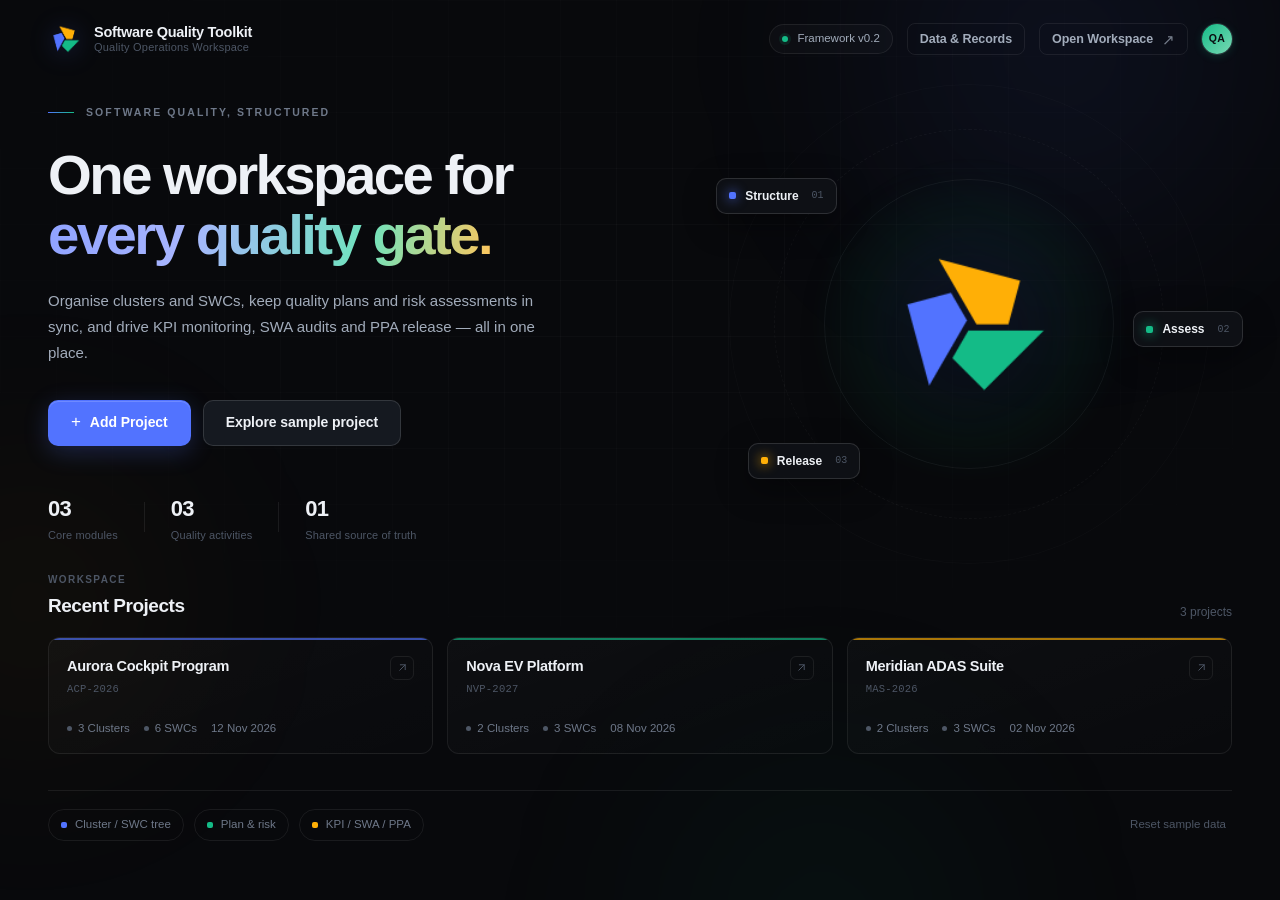
<file: SoftwareQualityToolkit.html>
<!doctype html>
<html lang="en">
<head>
<meta charset="utf-8">
<meta name="viewport" content="width=device-width, initial-scale=1">
<title>Software Quality Toolkit</title>
<link rel="icon" href="assets/sqt-logo.png">
<link rel="stylesheet" href="styles.css">
</head>
<body>

<!-- ══════════════════════════════ HOME / ENTRY ══════════════════════════════ -->
<section class="view view-home is-active" id="view-home">
  <div class="home-bg" aria-hidden="true">
    <div class="glow glow-blue"></div>
    <div class="glow glow-amber"></div>
    <div class="glow glow-teal"></div>
    <div class="grid-lines"></div>
  </div>

  <header class="home-nav">
    <div class="brand">
      <img class="brand-mark" src="assets/sqt-logo.png" alt="SQT">
      <div class="brand-text">
        <strong>Software Quality Toolkit</strong>
        <span>Quality Operations Workspace</span>
      </div>
    </div>
    <div class="home-nav-right">
      <span class="nav-pill"><i class="dot-live"></i> Framework v0.2</span>
      <button class="btn btn-ghost btn-sm" id="home-data-btn">Data &amp; Records <i class="unsaved-dot" id="home-dirty-dot"></i></button>
      <button class="btn btn-ghost btn-sm" id="home-open-btn">Open Workspace <span class="btn-arrow">&#8599;</span></button>
      <div class="avatar" title="Quality Assurance">QA</div>
    </div>
  </header>

  <main class="home-main">
    <div class="hero">
      <div class="eyebrow"><span class="eyebrow-rule"></span> SOFTWARE QUALITY, STRUCTURED</div>
      <h1>One workspace for<br><em>every quality gate.</em></h1>
      <p class="hero-sub">Organise clusters and SWCs, keep quality plans and risk assessments in sync, and drive KPI monitoring, SWA audits and PPA release &mdash; all in one place.</p>
      <div class="hero-actions">
        <button class="btn btn-primary btn-lg" id="add-project-btn"><span class="plus">+</span> Add Project</button>
        <button class="btn btn-secondary btn-lg" id="hero-open-btn">Explore sample project</button>
      </div>
      <div class="hero-stats">
        <div class="stat"><strong>03</strong><span>Core modules</span></div>
        <div class="stat-sep"></div>
        <div class="stat"><strong>03</strong><span>Quality activities</span></div>
        <div class="stat-sep"></div>
        <div class="stat"><strong>01</strong><span>Shared source of truth</span></div>
      </div>
    </div>

    <div class="hero-visual" aria-hidden="true">
      <div class="orbit orbit-1"></div>
      <div class="orbit orbit-2"></div>
      <div class="orbit orbit-3"></div>
      <div class="visual-halo"></div>
      <img class="hero-logo" src="assets/sqt-logo.png" alt="">
      <div class="float-chip chip-a"><i class="chip-dot"></i><span>Structure</span><b>01</b></div>
      <div class="float-chip chip-b"><i class="chip-dot"></i><span>Assess</span><b>02</b></div>
      <div class="float-chip chip-c"><i class="chip-dot"></i><span>Release</span><b>03</b></div>
    </div>
  </main>

  <section class="recent">
    <div class="section-head">
      <div><span class="col-index">WORKSPACE</span><h2>Recent Projects</h2></div>
      <span class="muted-count" id="project-count"></span>
    </div>
    <div class="project-grid" id="project-grid"></div>
  </section>

  <footer class="home-footer">
    <div class="capabilities">
      <span class="cap cap-blue"><i></i> Cluster / SWC tree</span>
      <span class="cap cap-teal"><i></i> Plan &amp; risk</span>
      <span class="cap cap-amber"><i></i> KPI / SWA / PPA</span>
    </div>
    <button class="link-muted" id="reset-btn">Reset sample data</button>
  </footer>
</section>

<!-- ══════════════════════════════ WORKSPACE ══════════════════════════════ -->
<section class="view view-workspace" id="view-workspace">
  <header class="topbar">
    <button class="icon-btn" id="back-btn" title="Back to projects" aria-label="Back to projects"></button>
    <img class="topbar-mark" src="assets/sqt-logo.png" alt="SQT">
    <div class="topbar-divider"></div>
    <div class="topbar-title">
      <span class="crumb">Projects&nbsp; /</span>
      <strong id="topbar-project-name">&mdash;</strong>
      <span class="proj-code" id="topbar-project-code"></span>
    </div>
    <div class="topbar-spacer"></div>
    <button class="sync-pill sync-btn" id="topbar-data-btn" title="Open Data &amp; Records"><i class="dot-live" id="sync-dot"></i><span id="sync-label">Not backed up</span></button>
    <button class="btn btn-outline btn-sm" id="topbar-add"><span class="plus">+</span> Cluster</button>
    <div class="avatar" title="Quality Assurance">QA</div>
  </header>

  <div class="workspace-grid">

    <!-- COLUMN 01 — PROJECT TREE -->
    <aside class="col col-tree">
      <div class="col-head">
        <div><span class="col-index">01 / STRUCTURE</span><h2>Project Tree</h2></div>
        <button class="icon-btn icon-btn-accent" id="add-cluster-btn" title="Add Cluster" aria-label="Add Cluster"></button>
      </div>
      <div class="tree-search">
        <span class="search-ico"></span>
        <input id="tree-filter" type="text" placeholder="Filter nodes..." autocomplete="off">
      </div>
      <div class="tree-scroll" id="tree-scroll">
        <div class="tree" id="tree"></div>
      </div>
      <div class="col-foot"><span class="grip-hint"></span><span>Drag to reorder &middot; Drop on a node to nest</span></div>
    </aside>

    <!-- COLUMN 02 — NODE INFORMATION -->
    <main class="col col-info">
      <div class="col-head col-head-info">
        <div><span class="col-index">02 / NODE DETAILS</span><h2>Information</h2></div>
        <div id="info-head-actions"></div>
      </div>
      <div class="info-scroll" id="info-scroll"></div>
    </main>

    <!-- COLUMN 03 — QUALITY ACTIVITIES -->
    <aside class="col col-activity">
      <div class="col-head">
        <div><span class="col-index">03 / EXECUTION</span><h2>Quality Activities</h2></div>
        <span class="count-badge">3</span>
      </div>
      <div class="activity-scroll" id="activity-scroll"></div>
      <div class="col-foot"><span class="foot-note">Activities are scoped to the selected node.</span></div>
    </aside>

  </div>
</section>

<input type="file" id="import-file" accept=".json,application/json" hidden>
<div id="overlay"></div>
<div id="toast-stack"></div>

<script src="app.js"></script>
</body>
</html>
</file>
<file: styles.css>
/* ============================================================
   Software Quality Toolkit — Design tokens
   ============================================================ */
:root{
  --bg:            #08090c;
  --bg-raised:     #0c0e12;
  --surface:       #101318;
  --surface-2:     #151920;
  --surface-3:     #1b2029;
  --surface-hover: #1e242e;
  --line:          rgba(255,255,255,.075);
  --line-strong:   rgba(255,255,255,.13);
  --text:          #eef1f6;
  --text-2:        #a2acbb;
  --text-3:        #6e7889;
  --text-4:        #4d5665;

  --blue:          #5273ff;
  --blue-soft:     rgba(82,115,255,.13);
  --blue-line:     rgba(82,115,255,.34);
  --amber:         #ffaf06;
  --amber-soft:    rgba(255,175,6,.12);
  --amber-line:    rgba(255,175,6,.32);
  --teal:          #14bb87;
  --teal-soft:     rgba(20,187,135,.12);
  --teal-line:     rgba(20,187,135,.32);
  --red:           #ff6b6b;
  --red-soft:      rgba(255,107,107,.12);

  --r-sm: 8px;
  --r-md: 12px;
  --r-lg: 16px;
  --r-xl: 20px;

  --ease: cubic-bezier(.22,.7,.28,1);
  --dur:  .22s;

  --font: "Inter", "SF Pro Display", -apple-system, BlinkMacSystemFont, "Segoe UI", "Segoe UI Variable", Roboto, "Helvetica Neue", Arial, sans-serif;
  --mono: "SFMono-Regular", "JetBrains Mono", Consolas, "Liberation Mono", monospace;
}

*,*::before,*::after{ box-sizing:border-box; }
html,body{ height:100%; margin:0; }
body{
  background:var(--bg);
  color:var(--text);
  font-family:var(--font);
  font-size:14px;
  line-height:1.5;
  -webkit-font-smoothing:antialiased;
  -moz-osx-font-smoothing:grayscale;
  overflow:hidden;
  font-feature-settings:"cv11","ss01";
}
button,input,textarea,select{ font:inherit; color:inherit; }
button{ cursor:pointer; border:0; background:none; }
img{ display:block; }
::selection{ background:var(--blue-line); color:#fff; }

/* scrollbars */
*::-webkit-scrollbar{ width:9px; height:9px; }
*::-webkit-scrollbar-track{ background:transparent; }
*::-webkit-scrollbar-thumb{ background:rgba(255,255,255,.09); border:3px solid transparent; background-clip:padding-box; border-radius:20px; }
*::-webkit-scrollbar-thumb:hover{ background:rgba(255,255,255,.18); background-clip:padding-box; }

/* ============================================================
   Shared primitives
   ============================================================ */
.icon-btn{
  width:32px;height:32px;display:grid;place-items:center;flex:none;
  border:1px solid var(--line);border-radius:var(--r-sm);
  background:var(--surface-2);color:var(--text-2);
  transition:background var(--dur) var(--ease), color var(--dur) var(--ease), border-color var(--dur) var(--ease), transform var(--dur) var(--ease);
}
.icon-btn:hover{ background:var(--surface-hover);color:var(--text);border-color:var(--line-strong); }
.icon-btn:active{ transform:scale(.94); }
.icon-btn svg{ width:16px;height:16px; }
.icon-btn-accent{ color:var(--blue); border-color:var(--blue-line); background:var(--blue-soft); }
.icon-btn-accent:hover{ background:rgba(82,115,255,.22); color:#aab8ff; border-color:rgba(82,115,255,.55); }

.btn{
  display:inline-flex;align-items:center;justify-content:center;gap:9px;
  height:38px;padding:0 16px;border-radius:var(--r-sm);
  font-size:13px;font-weight:560;letter-spacing:-.005em;white-space:nowrap;
  border:1px solid transparent;
  transition:background var(--dur) var(--ease), color var(--dur) var(--ease), border-color var(--dur) var(--ease), box-shadow var(--dur) var(--ease), transform var(--dur) var(--ease);
}
.btn:active{ transform:translateY(1px) scale(.99); }
.btn-sm{ height:32px;padding:0 12px;font-size:12.5px; }
.btn-lg{ height:46px;padding:0 22px;font-size:14px;font-weight:600;border-radius:10px; }
.btn-primary{ background:var(--blue);color:#fff;box-shadow:0 6px 24px rgba(82,115,255,.24), inset 0 1px 0 rgba(255,255,255,.16); }
.btn-primary:hover{ background:#6583ff;box-shadow:0 8px 30px rgba(82,115,255,.38), inset 0 1px 0 rgba(255,255,255,.2); }
.btn-secondary{ background:var(--surface-2);border-color:var(--line-strong);color:var(--text); }
.btn-secondary:hover{ background:var(--surface-hover);border-color:rgba(255,255,255,.24); }
.btn-ghost{ background:transparent;border-color:var(--line);color:var(--text-2); }
.btn-ghost:hover{ background:var(--surface-2);color:var(--text);border-color:var(--line-strong); }
.btn-outline{ background:var(--surface-2);border-color:var(--line-strong);color:var(--text-2); }
.btn-outline:hover{ color:var(--text);background:var(--surface-hover);border-color:rgba(255,255,255,.24); }
.btn-arrow{ font-size:15px;line-height:1;opacity:.7; }
.plus{ font-size:17px;font-weight:400;line-height:1;margin-top:-2px; }
.btn:focus-visible, .icon-btn:focus-visible, input:focus-visible, textarea:focus-visible, select:focus-visible, .tree-row:focus-visible{
  outline:2px solid var(--blue);outline-offset:2px;
}

.avatar{
  width:30px;height:30px;border-radius:50%;flex:none;display:grid;place-items:center;
  font-size:10.5px;font-weight:700;letter-spacing:.04em;color:#0a0c10;
  background:linear-gradient(135deg,var(--teal),#7ad9b4);
  box-shadow:0 0 0 1px rgba(255,255,255,.12), 0 2px 10px rgba(20,187,135,.2);
}
.dot-live{ width:6px;height:6px;border-radius:50%;background:var(--teal);box-shadow:0 0 0 3px var(--teal-soft);display:inline-block;flex:none; }
.dot-live.warn{ background:var(--amber);box-shadow:0 0 0 3px var(--amber-soft); }
.unsaved-dot{ display:none;width:6px;height:6px;border-radius:50%;background:var(--amber);box-shadow:0 0 8px var(--amber);flex:none;margin-left:1px; }
.unsaved-dot.is-on{ display:inline-block; }
.col-index{ display:block;font-size:10px;font-weight:650;letter-spacing:.14em;color:var(--text-4);text-transform:uppercase; }

/* ============================================================
   Views
   ============================================================ */
.view{ position:fixed;inset:0;opacity:0;visibility:hidden;pointer-events:none;transform:translateY(10px);
  transition:opacity .34s var(--ease), transform .34s var(--ease), visibility .34s; }
.view.is-active{ opacity:1;visibility:visible;pointer-events:auto;transform:none; }

/* ============================================================
   HOME
   ============================================================ */
.view-home{ overflow-y:auto;overflow-x:hidden;background:var(--bg); }
.home-bg{ position:absolute;inset:0;pointer-events:none;overflow:hidden; }
.glow{ position:absolute;border-radius:50%;filter:blur(90px);opacity:.5;will-change:transform; }
.glow-blue{ width:620px;height:620px;top:-260px;right:-90px;background:radial-gradient(circle,rgba(82,115,255,.20),transparent 68%);animation:drift1 22s ease-in-out infinite alternate; }
.glow-amber{ width:520px;height:520px;top:38%;left:-230px;background:radial-gradient(circle,rgba(255,175,6,.11),transparent 68%);animation:drift2 26s ease-in-out infinite alternate; }
.glow-teal{ width:560px;height:560px;bottom:-300px;right:14%;background:radial-gradient(circle,rgba(20,187,135,.13),transparent 68%);animation:drift3 24s ease-in-out infinite alternate; }
@keyframes drift1{ to{ transform:translate3d(-70px,60px,0) scale(1.1); } }
@keyframes drift2{ to{ transform:translate3d(60px,-50px,0) scale(1.08); } }
@keyframes drift3{ to{ transform:translate3d(-50px,-60px,0) scale(1.12); } }
.grid-lines{
  position:absolute;inset:0;
  background-image:linear-gradient(rgba(255,255,255,.022) 1px,transparent 1px),linear-gradient(90deg,rgba(255,255,255,.022) 1px,transparent 1px);
  background-size:56px 56px;
  -webkit-mask-image:radial-gradient(ellipse 80% 60% at 50% 30%,#000 10%,transparent 85%);
  mask-image:radial-gradient(ellipse 80% 60% at 50% 30%,#000 10%,transparent 85%);
}

.home-nav,.home-main,.recent,.home-footer{ position:relative;z-index:1;width:min(1240px,calc(100% - 96px));margin:0 auto; }
.home-nav{ height:78px;display:flex;align-items:center;justify-content:space-between; }
.brand{ display:flex;align-items:center;gap:12px; }
.brand-mark{ width:34px;height:34px;object-fit:contain;filter:drop-shadow(0 2px 12px rgba(82,115,255,.25)); }
.brand-text{ display:flex;flex-direction:column;line-height:1.25; }
.brand-text strong{ font-size:14.5px;font-weight:640;letter-spacing:-.02em; }
.brand-text span{ font-size:11px;color:var(--text-4);letter-spacing:.02em; }
.home-nav-right{ display:flex;align-items:center;gap:14px; }
.nav-pill{ display:inline-flex;align-items:center;gap:9px;height:30px;padding:0 12px;border:1px solid var(--line);border-radius:100px;background:rgba(255,255,255,.025);font-size:11.5px;color:var(--text-2); }

.home-main{ display:grid;grid-template-columns:minmax(0,1.08fr) minmax(0,.92fr);align-items:center;gap:40px;min-height:clamp(400px,52vh,540px);padding-top:24px; }
.hero{ max-width:640px; }
.eyebrow{ display:flex;align-items:center;gap:12px;font-size:10.5px;font-weight:700;letter-spacing:.2em;color:var(--text-3);margin-bottom:24px; }
.eyebrow-rule{ width:26px;height:1px;background:linear-gradient(90deg,var(--blue),var(--teal)); }
.hero h1{ margin:0;font-size:clamp(40px,4.4vw,64px);line-height:1.08;letter-spacing:-.045em;font-weight:660; }
.hero h1 em{ font-style:normal;background:linear-gradient(100deg,#8fa2ff 0%,#a8b6ff 32%,#6fe3bd 72%,#ffc65c 100%);-webkit-background-clip:text;background-clip:text;color:transparent; }
.hero-sub{ margin:22px 0 0;max-width:520px;font-size:15px;line-height:1.72;color:var(--text-2); }
.hero-actions{ display:flex;gap:12px;margin-top:34px;flex-wrap:wrap; }
.hero-stats{ display:flex;align-items:center;gap:26px;margin-top:46px; }
.stat{ display:flex;flex-direction:column;gap:2px; }
.stat strong{ font-size:22px;font-weight:620;letter-spacing:-.03em;font-variant-numeric:tabular-nums; }
.stat span{ font-size:11px;color:var(--text-4);letter-spacing:.01em; }
.stat-sep{ width:1px;height:30px;background:var(--line); }

/* hero visual */
.hero-visual{ position:relative;height:430px;display:grid;place-items:center; }
.visual-halo{ position:absolute;width:330px;height:330px;border-radius:50%;background:radial-gradient(circle,rgba(82,115,255,.13),rgba(20,187,135,.05) 48%,transparent 70%);filter:blur(8px); }
.orbit{ position:absolute;border:1px solid rgba(255,255,255,.055);border-radius:50%; }
.orbit-1{ width:290px;height:290px; }
.orbit-2{ width:390px;height:390px;border-style:dashed;border-color:rgba(255,255,255,.04); }
.orbit-3{ width:480px;height:480px;border-color:rgba(255,255,255,.022); }
.hero-logo{ position:relative;width:180px;height:180px;object-fit:contain;filter:drop-shadow(0 18px 50px rgba(0,0,0,.6));animation:floatLogo 7s ease-in-out infinite; }
@keyframes floatLogo{ 50%{ transform:translateY(-9px); } }
.float-chip{
  position:absolute;display:flex;align-items:center;gap:9px;height:36px;padding:0 12px;
  border:1px solid var(--line-strong);border-radius:10px;background:rgba(16,19,24,.82);
  -webkit-backdrop-filter:blur(12px);backdrop-filter:blur(12px);
  box-shadow:0 10px 32px rgba(0,0,0,.4);font-size:12px;font-weight:550;white-space:nowrap;
}
.float-chip b{ font-family:var(--mono);font-size:10px;color:var(--text-4);font-weight:500;margin-left:4px; }
.chip-dot{ width:7px;height:7px;border-radius:2px;flex:none; }
.chip-a{ top:16%;left:2%;animation:floatChip 6s ease-in-out infinite; }
.chip-b{ top:47%;right:-2%;animation:floatChip 6.6s ease-in-out infinite .7s; }
.chip-c{ bottom:14%;left:8%;animation:floatChip 7.2s ease-in-out infinite 1.4s; }
.chip-a .chip-dot{ background:var(--blue);box-shadow:0 0 12px var(--blue); }
.chip-b .chip-dot{ background:var(--teal);box-shadow:0 0 12px var(--teal); }
.chip-c .chip-dot{ background:var(--amber);box-shadow:0 0 12px var(--amber); }
@keyframes floatChip{ 50%{ transform:translateY(-8px); } }

/* recent projects */
.recent{ margin-top:26px;padding-bottom:36px; }
.section-head{ display:flex;align-items:flex-end;justify-content:space-between;margin-bottom:16px; }
.section-head h2{ margin:5px 0 0;font-size:19px;font-weight:620;letter-spacing:-.025em; }
.muted-count{ font-size:12px;color:var(--text-4); }
.project-grid{ display:grid;grid-template-columns:repeat(3,minmax(0,1fr));gap:14px; }
.project-card{
  position:relative;text-align:left;padding:18px 18px 16px;border:1px solid var(--line);border-radius:var(--r-md);
  background:linear-gradient(160deg,rgba(255,255,255,.028),rgba(255,255,255,.008));
  overflow:hidden;transition:border-color var(--dur) var(--ease),background var(--dur) var(--ease),transform var(--dur) var(--ease),box-shadow var(--dur) var(--ease);
}
.project-card::before{ content:"";position:absolute;top:0;left:0;right:0;height:2px;background:var(--card-accent,var(--blue));opacity:.65;transition:opacity var(--dur) var(--ease); }
.project-card:hover{ border-color:var(--line-strong);background:var(--surface-2);transform:translateY(-3px);box-shadow:0 14px 34px rgba(0,0,0,.34); }
.project-card:hover::before{ opacity:1; }
.project-card-top{ display:flex;align-items:flex-start;justify-content:space-between;gap:10px; }
.project-card h3{ margin:0;font-size:14.5px;font-weight:600;letter-spacing:-.02em; }
.project-code{ font-family:var(--mono);font-size:10.5px;color:var(--text-4);margin-top:5px;letter-spacing:.02em; }
.project-open{ width:24px;height:24px;border-radius:6px;display:grid;place-items:center;color:var(--text-4);border:1px solid var(--line);transition:all var(--dur) var(--ease);flex:none; }
.project-open svg{ width:13px;height:13px; }
.project-card:hover .project-open{ color:var(--text);border-color:var(--line-strong);background:var(--surface-3); }
.project-card-bottom{ display:flex;align-items:center;gap:14px;margin-top:22px;font-size:11.5px;color:var(--text-3); }
.project-card-bottom span{ display:inline-flex;align-items:center;gap:6px; }
.project-card-bottom i{ width:5px;height:5px;border-radius:50%;background:var(--text-4); }

.home-footer{ display:flex;align-items:center;justify-content:space-between;padding:18px 0 30px;border-top:1px solid var(--line); }
.capabilities{ display:flex;gap:10px;flex-wrap:wrap; }
.cap{ display:inline-flex;align-items:center;gap:8px;font-size:11.5px;color:var(--text-3);padding:6px 12px;border:1px solid var(--line);border-radius:100px; }
.cap i{ width:6px;height:6px;border-radius:2px; }
.cap-blue i{ background:var(--blue); } .cap-teal i{ background:var(--teal); } .cap-amber i{ background:var(--amber); }
.link-muted{ font-size:11.5px;color:var(--text-4);transition:color var(--dur) var(--ease); }
.link-muted:hover{ color:var(--text-2);text-decoration:underline; }

/* ============================================================
   WORKSPACE — topbar + 3 columns
   ============================================================ */
.view-workspace{ display:flex;flex-direction:column;background:var(--bg); }
.topbar{
  height:58px;flex:none;display:flex;align-items:center;gap:14px;padding:0 20px;
  border-bottom:1px solid var(--line);background:var(--bg-raised);
}
.topbar-mark{ width:26px;height:26px;object-fit:contain; }
.topbar-divider{ width:1px;height:22px;background:var(--line-strong); }
.topbar-title{ display:flex;align-items:baseline;gap:9px;min-width:0; }
.topbar-title .crumb{ font-size:12px;color:var(--text-4); }
.topbar-title strong{ font-size:14px;font-weight:620;letter-spacing:-.02em;white-space:nowrap;overflow:hidden;text-overflow:ellipsis; }
.proj-code{ font-family:var(--mono);font-size:10.5px;color:var(--text-4);padding:3px 7px;border:1px solid var(--line);border-radius:5px; }
.topbar-spacer{ flex:1; }
.sync-pill{ display:inline-flex;align-items:center;gap:8px;font-size:11.5px;color:var(--text-3);padding:0 10px; }
.sync-btn{ height:30px;border:1px solid var(--line);border-radius:100px;background:rgba(255,255,255,.025);transition:border-color var(--dur) var(--ease),background var(--dur) var(--ease),color var(--dur) var(--ease); }
.sync-btn:hover{ background:var(--surface-2);border-color:var(--line-strong);color:var(--text-2); }
.sync-btn.is-warn{ border-color:var(--amber-line);color:var(--amber);background:var(--amber-soft); }
.sync-btn.is-warn:hover{ background:rgba(255,175,6,.19); }
.sync-btn #sync-label{ white-space:nowrap; }

.workspace-grid{
  flex:1;min-height:0;display:grid;
  grid-template-columns:clamp(260px,21vw,310px) minmax(0,1fr) clamp(300px,25vw,360px);
}
.col{ min-width:0;display:flex;flex-direction:column;min-height:0;border-right:1px solid var(--line);background:var(--bg-raised); }
.col:last-child{ border-right:0; }
.col-info{ background:var(--bg); }
.col-head{
  flex:none;min-height:76px;display:flex;align-items:center;justify-content:space-between;gap:12px;
  padding:16px 20px;border-bottom:1px solid var(--line);
}
.col-head h2{ margin:5px 0 0;font-size:16px;font-weight:620;letter-spacing:-.025em; }
.col-head-info{ padding-left:26px;padding-right:26px; }
.count-badge{ font-family:var(--mono);font-size:11px;color:var(--text-3);padding:3px 9px;border:1px solid var(--line);border-radius:100px; }
.col-foot{
  flex:none;display:flex;align-items:center;gap:9px;padding:11px 18px;border-top:1px solid var(--line);
  font-size:10.5px;color:var(--text-4);line-height:1.4;
}
.foot-note{ font-size:10.5px;color:var(--text-4); }
.grip-hint{ flex:none;width:11px;height:11px;border-radius:2px;background:
  radial-gradient(circle,var(--text-4) 1px,transparent 1.4px) 0 0/5px 5px;opacity:.8; }
.tree-scroll,.info-scroll,.activity-scroll{ flex:1;min-height:0;overflow-y:auto;overscroll-behavior:contain; }

/* --- Column 1: tree --- */
.tree-search{ position:relative;flex:none;margin:12px 14px 6px; }
.tree-search input{
  width:100%;height:34px;padding:0 12px 0 34px;border:1px solid var(--line);border-radius:var(--r-sm);
  background:var(--surface);font-size:12px;color:var(--text);transition:border-color var(--dur) var(--ease),background var(--dur) var(--ease);
}
.tree-search input::placeholder{ color:var(--text-4); }
.tree-search input:focus{ outline:none;border-color:var(--blue-line);background:var(--surface-2); }
.search-ico{ position:absolute;left:11px;top:50%;margin-top:-7px;width:14px;height:14px;opacity:.5;background:no-repeat center/contain url("data:image/svg+xml,%3Csvg xmlns='http://www.w3.org/2000/svg' viewBox='0 0 24 24' fill='none' stroke='%23a2acbb' stroke-width='2' stroke-linecap='round'%3E%3Ccircle cx='11' cy='11' r='7'/%3E%3Cpath d='m20 20-4-4'/%3E%3C/svg%3E"); }
.tree{ padding:6px 10px 24px; }
.tree-empty{ padding:26px 14px;text-align:center;font-size:12px;color:var(--text-4);line-height:1.6; }
.tree-empty button{ color:var(--blue);font-size:12px;margin-top:8px; }

.tree-row{
  position:relative;display:flex;align-items:center;gap:7px;height:34px;padding:0 8px;
  border-radius:var(--r-sm);cursor:pointer;user-select:none;
  transition:background .15s var(--ease),color .15s var(--ease),box-shadow .15s var(--ease);
  --indent:0px;
}
.tree-row::before{ /* vertical guide — aligned with the parent's disclosure arrow */
  content:"";position:absolute;left:calc(var(--indent) - 3px);top:-6px;bottom:-6px;width:1px;
  background:var(--line);opacity:0;pointer-events:none;
}
.tree-row.is-child::before{ opacity:1; }
.tree-row:hover{ background:var(--surface-2); }
.tree-row.is-selected{ background:var(--blue-soft);box-shadow:inset 2px 0 0 var(--blue); }
.tree-row.is-selected .node-label{ color:#cdd7ff;font-weight:580; }
.tree-row.is-selected .node-icon{ color:var(--blue); }
.tree-row.is-dragging{ opacity:.32; }
.tree-row.drop-inside{ background:var(--teal-soft);box-shadow:inset 0 0 0 1px var(--teal-line); }
.tree-row.drop-invalid{ box-shadow:inset 0 0 0 1px var(--red); }
.tree-spacer{ flex:none;width:calc(var(--indent)); }
.twisty{ flex:none;width:15px;height:15px;display:grid;place-items:center;color:var(--text-4);transition:transform .18s var(--ease),color .18s var(--ease); }
.twisty svg{ width:11px;height:11px; }
.tree-row.is-open > .twisty{ transform:rotate(90deg); }
.twisty:hover{ color:var(--text); }
.twisty.is-leaf{ visibility:hidden; }
.node-grip{ flex:none;width:11px;height:15px;display:grid;place-items:center;color:var(--text-4);opacity:.42;cursor:grab;transition:opacity .15s var(--ease); }
.tree-row:hover .node-grip{ opacity:1; }
.node-grip:active{ cursor:grabbing; }
.node-grip svg,.drag-ghost svg,.twisty svg{ pointer-events:none; }
.node-icon{ flex:none;width:15px;height:15px;display:grid;place-items:center;color:var(--text-3); }
.node-icon svg{ width:14px;height:14px; }
.node-icon.type-cluster{ color:var(--blue); }
.node-icon.type-swc{ color:var(--teal); }
.node-label{ flex:1;min-width:0;font-size:12.5px;color:var(--text-2);overflow:hidden;text-overflow:ellipsis;white-space:nowrap; }
.node-tag{ flex:none;font-family:var(--mono);font-size:9.5px;letter-spacing:.03em;color:var(--text-4);padding:2px 5px;border:1px solid var(--line);border-radius:4px; }
.node-count{ flex:none;font-size:10px;color:var(--text-4);font-variant-numeric:tabular-nums; }
.row-actions{
  position:absolute;right:5px;top:0;bottom:0;display:flex;align-items:center;gap:2px;
  padding-left:22px;opacity:0;pointer-events:none;
  background:linear-gradient(90deg,transparent,var(--surface-2) 32%);
  transition:opacity .15s var(--ease);
}
.tree-row.is-selected .row-actions{ background:linear-gradient(90deg,transparent,#1b2036 32%); }
.tree-row:hover .row-actions,.tree-row.is-selected .row-actions{ opacity:1;pointer-events:auto; }
.tree-row:hover .node-tag,.tree-row:hover .node-count{ opacity:0; }
.node-tag,.node-count{ transition:opacity .15s var(--ease); }
.row-act{ width:20px;height:20px;display:grid;place-items:center;border-radius:5px;color:var(--text-4);transition:all .15s var(--ease); }
.row-act svg{ width:12px;height:12px; }
.row-act:hover{ color:var(--text);background:var(--surface-3); }
.row-act.danger:hover{ color:var(--red);background:var(--red-soft); }
.tree-inline{ display:flex;align-items:center;gap:7px;padding:4px 8px 4px calc(8px + var(--indent)); }
.tree-inline input{
  flex:1;min-width:0;height:28px;padding:0 9px;border:1px solid var(--blue-line);border-radius:6px;
  background:var(--surface-2);font-size:12px;outline:none;box-shadow:0 0 0 3px var(--blue-soft);
}
.tree-inline .mini-btn{ flex:none;height:26px;padding:0 9px;border-radius:6px;font-size:11px;background:var(--blue);color:#fff; }
.tree-inline .mini-btn.cancel{ background:var(--surface-3);color:var(--text-3); }

/* drag ghost + drop line */
.drag-ghost{
  position:fixed;z-index:900;pointer-events:none;left:0;top:0;
  display:flex;align-items:center;gap:9px;height:34px;padding:0 12px;
  border:1px solid var(--blue-line);border-radius:var(--r-sm);
  background:rgba(24,29,38,.96);box-shadow:0 14px 36px rgba(0,0,0,.55),0 0 0 3px var(--blue-soft);
  font-size:12.5px;font-weight:550;color:var(--text);white-space:nowrap;
  will-change:transform;
}
.drag-ghost .node-icon{ color:var(--blue); }
.drop-line{ position:fixed;z-index:899;pointer-events:none;height:2px;background:var(--blue);border-radius:2px;box-shadow:0 0 8px var(--blue);will-change:transform; }
.drop-line::before{ content:"";position:absolute;left:-3px;top:-3px;width:8px;height:8px;border-radius:50%;background:var(--blue); }
body.is-dragging{ cursor:grabbing; }
body.is-dragging *{ user-select:none !important; }

/* --- Column 2: information --- */
.info-scroll{ padding:0 26px 60px; }
.info-hero{ padding:24px 0 22px;border-bottom:1px solid var(--line); }
.info-hero-top{ display:flex;align-items:center;gap:10px;margin-bottom:12px; }
.type-badge{ display:inline-flex;align-items:center;gap:7px;height:23px;padding:0 9px;border-radius:6px;font-size:10px;font-weight:700;letter-spacing:.1em; }
.type-badge.cluster{ background:var(--blue-soft);color:#93a6ff;border:1px solid var(--blue-line); }
.type-badge.swc{ background:var(--teal-soft);color:#6fdfba;border:1px solid var(--teal-line); }
.type-badge i{ width:6px;height:6px;border-radius:2px;background:currentColor; }
.info-path{ font-size:11px;color:var(--text-4); }
.info-hero h1{ margin:0;font-size:26px;font-weight:640;letter-spacing:-.035em;line-height:1.25; }
.info-hero-meta{ display:flex;align-items:center;gap:16px;margin-top:10px;font-size:11.5px;color:var(--text-3);flex-wrap:wrap; }
.info-hero-meta span{ display:inline-flex;align-items:center;gap:6px; }
.info-hero-meta code{ font-family:var(--mono);font-size:11px;color:var(--text-3); }

.info-empty{ display:flex;flex-direction:column;align-items:center;justify-content:center;height:100%;min-height:340px;gap:14px;text-align:center;color:var(--text-4); }
.info-empty .empty-orb{ width:64px;height:64px;border-radius:18px;border:1px dashed var(--line-strong);display:grid;place-items:center; }
.info-empty h3{ margin:0;font-size:15px;font-weight:560;color:var(--text-2); }
.info-empty p{ margin:0;font-size:12px;max-width:250px;line-height:1.6; }

.info-block{ margin-top:20px;border:1px solid var(--line);border-radius:var(--r-md);background:var(--surface);overflow:hidden;transition:border-color var(--dur) var(--ease); }
.info-block:hover{ border-color:var(--line-strong); }
.info-block.is-editing{ border-color:var(--blue-line);box-shadow:0 0 0 3px var(--blue-soft); }
.block-head{ display:flex;align-items:center;justify-content:space-between;gap:12px;padding:14px 16px;border-bottom:1px solid var(--line); }
.block-head-left{ display:flex;align-items:center;gap:12px;min-width:0; }
.block-num{ width:26px;height:26px;flex:none;display:grid;place-items:center;border-radius:7px;background:var(--surface-3);font-family:var(--mono);font-size:10px;color:var(--text-3);border:1px solid var(--line); }
.block-title{ margin:0;font-size:13.5px;font-weight:600;letter-spacing:-.015em; }
.block-sub{ margin:2px 0 0;font-size:10.5px;color:var(--text-4); }
.block-edit{ display:inline-flex;align-items:center;gap:6px;height:27px;padding:0 10px;border:1px solid var(--line);border-radius:6px;font-size:11px;color:var(--text-3);transition:all var(--dur) var(--ease); }
.block-edit svg{ width:12px;height:12px; }
.block-edit:hover{ color:var(--text);border-color:var(--line-strong);background:var(--surface-2); }
.block-body{ padding:16px; }
.field-grid{ display:grid;grid-template-columns:repeat(2,minmax(0,1fr));gap:16px 22px; }
.field{ min-width:0; }
.field.full{ grid-column:1/-1; }
.field-label{ display:block;font-size:10px;font-weight:600;letter-spacing:.09em;text-transform:uppercase;color:var(--text-4);margin-bottom:6px; }
.field-value{ font-size:12.5px;line-height:1.65;color:var(--text);overflow-wrap:anywhere; }
.field-value.mono{ font-family:var(--mono);font-size:11.5px;color:var(--text-2); }
.field-value.empty{ color:var(--text-4);font-style:italic; }
.field-value.multiline{ white-space:pre-wrap;color:var(--text-2); }
.pill-value{ display:inline-flex;align-items:center;gap:7px;height:23px;padding:0 9px;border-radius:6px;font-size:11px;font-weight:550; }
.pill-value i{ width:6px;height:6px;border-radius:50%;background:currentColor; }
.pill-value.v-active,.pill-value.v-low{ background:var(--teal-soft);color:#6fdfba;border:1px solid var(--teal-line); }
.pill-value.v-planning,.pill-value.v-medium{ background:var(--blue-soft);color:#9db0ff;border:1px solid var(--blue-line); }
.pill-value.v-at-risk,.pill-value.v-high{ background:var(--amber-soft);color:#ffc65c;border:1px solid var(--amber-line); }
.pill-value.v-critical,.pill-value.v-released{ background:var(--red-soft);color:#ff9a9a;border:1px solid rgba(255,107,107,.3); }
.pill-value.v-released{ background:var(--teal-soft);color:#6fdfba;border:1px solid var(--teal-line); }
.progress-row{ display:flex;align-items:center;gap:12px; }
.progress-track{ flex:1;height:6px;border-radius:100px;background:var(--surface-3);overflow:hidden; }
.progress-fill{ height:100%;border-radius:100px;background:linear-gradient(90deg,var(--blue),var(--teal));transition:width .4s var(--ease); }
.progress-num{ font-family:var(--mono);font-size:11px;color:var(--text-2);width:38px;text-align:right; }

/* edit form */
.edit-grid{ display:grid;grid-template-columns:repeat(2,minmax(0,1fr));gap:14px 18px; }
.edit-field.full{ grid-column:1/-1; }
.edit-field label{ display:block;font-size:10px;font-weight:600;letter-spacing:.09em;text-transform:uppercase;color:var(--text-4);margin-bottom:6px; }
.edit-field input,.edit-field select,.edit-field textarea{
  width:100%;padding:8px 10px;border:1px solid var(--line-strong);border-radius:var(--r-sm);
  background:var(--surface-2);font-size:12.5px;color:var(--text);outline:none;
  transition:border-color var(--dur) var(--ease),box-shadow var(--dur) var(--ease);
}
.edit-field textarea{ min-height:76px;resize:vertical;line-height:1.6; }
.edit-field select{ appearance:none;background-image:url("data:image/svg+xml,%3Csvg xmlns='http://www.w3.org/2000/svg' viewBox='0 0 24 24' fill='none' stroke='%236e7889' stroke-width='2'%3E%3Cpath d='m6 9 6 6 6-6'/%3E%3C/svg%3E");background-repeat:no-repeat;background-position:right 9px center;background-size:13px;padding-right:28px; }
.edit-field input:focus,.edit-field select:focus,.edit-field textarea:focus{ border-color:var(--blue-line);box-shadow:0 0 0 3px var(--blue-soft); }
.edit-field input[type=number]{ font-family:var(--mono); }
.edit-actions{ display:flex;justify-content:flex-end;gap:9px;margin-top:18px;padding-top:14px;border-top:1px solid var(--line); }

/* --- Column 3: activities --- */
.activity-scroll{ padding:16px 16px 30px; }
.activity-context{ font-size:11px;color:var(--text-4);margin:0 2px 14px;line-height:1.5; }
.activity-context strong{ color:var(--text-2);font-weight:560; }
.activity-card{
  border:1px solid var(--line);border-radius:var(--r-md);background:var(--surface);
  margin-bottom:12px;overflow:hidden;position:relative;
  transition:border-color var(--dur) var(--ease),transform var(--dur) var(--ease),box-shadow var(--dur) var(--ease);
  --accent:var(--blue);
}
.activity-card::before{ content:"";position:absolute;left:0;top:0;bottom:0;width:2px;background:var(--accent);opacity:.7; }
.activity-card:hover{ border-color:var(--line-strong);transform:translateY(-2px);box-shadow:0 10px 26px rgba(0,0,0,.28); }
.activity-card:hover::before{ opacity:1; }
.activity-card.blue{ --accent:var(--blue); } .activity-card.teal{ --accent:var(--teal); } .activity-card.amber{ --accent:var(--amber); }
.ac-head{ display:flex;gap:12px;padding:15px 14px 13px;cursor:pointer; }
.ac-icon{ width:34px;height:34px;flex:none;border-radius:9px;display:grid;place-items:center;background:color-mix(in srgb,var(--accent) 13%,transparent);border:1px solid color-mix(in srgb,var(--accent) 27%,transparent);color:var(--accent); }
.ac-icon svg{ width:17px;height:17px; }
.ac-main{ flex:1;min-width:0; }
.ac-title-row{ display:flex;align-items:center;justify-content:space-between;gap:8px; }
.ac-title{ font-size:13px;font-weight:620;letter-spacing:-.015em; }
.ac-chevron{ width:14px;height:14px;color:var(--text-4);transition:transform .22s var(--ease);flex:none; }
.activity-card.is-open .ac-chevron{ transform:rotate(180deg); }
.ac-desc{ margin:5px 0 0;font-size:11px;line-height:1.55;color:var(--text-3); }
.ac-status{ display:inline-flex;align-items:center;gap:6px;margin-top:10px;height:21px;padding:0 8px;border-radius:5px;font-size:10px;font-weight:600;letter-spacing:.02em; }
.ac-status i{ width:5px;height:5px;border-radius:50%;background:currentColor; }
.st-ontrack{ background:var(--teal-soft);color:#6fdfba; } .st-review{ background:var(--blue-soft);color:#9db0ff; } .st-pending{ background:var(--amber-soft);color:#ffc65c; }
.ac-progress{ padding:0 14px 14px; }
.ac-progress-top{ display:flex;justify-content:space-between;font-size:10px;color:var(--text-4);margin-bottom:6px; }
.ac-progress-top b{ font-family:var(--mono);font-weight:500;color:var(--text-2); }
.ac-track{ height:5px;border-radius:100px;background:var(--surface-3);overflow:hidden; }
.ac-fill{ height:100%;border-radius:100px;background:var(--accent);transition:width .4s var(--ease); }
.ac-meta{ display:flex;gap:14px;padding:10px 14px;border-top:1px solid var(--line);font-size:10.5px;color:var(--text-4); }
.ac-meta span{ display:inline-flex;align-items:center;gap:5px; }
.ac-meta svg{ width:11px;height:11px; }
.ac-detail{ display:none;padding:4px 14px 14px;border-top:1px solid var(--line); }
.activity-card.is-open .ac-detail{ display:block; }
.ac-task{ display:flex;align-items:center;gap:9px;padding:9px 0;border-bottom:1px solid var(--line);font-size:11.5px;color:var(--text-2);cursor:pointer;transition:color .15s var(--ease); }
.ac-task:last-child{ border-bottom:0; }
.ac-task:hover{ color:var(--text); }
.ac-check{ width:15px;height:15px;flex:none;border:1px solid var(--line-strong);border-radius:4px;display:grid;place-items:center;transition:all .15s var(--ease); }
.ac-check svg{ width:10px;height:10px;opacity:0; }
.ac-task.done .ac-check{ background:var(--accent);border-color:var(--accent);color:#0a0c10; }
.ac-task.done .ac-check svg{ opacity:1; }
.ac-task.done .ac-task-label{ text-decoration:line-through;color:var(--text-4); }
.ac-task-label{ flex:1;min-width:0; }
.ac-task-tag{ font-family:var(--mono);font-size:9.5px;color:var(--text-4); }
.ac-detail-empty{ padding:14px 0 4px;font-size:11px;color:var(--text-4);font-style:italic; }

/* ============================================================
   Modal + toast
   ============================================================ */
#overlay{ position:fixed;inset:0;z-index:1000;display:none;align-items:center;justify-content:center; }
#overlay.is-open{ display:flex; }
.modal-backdrop{ position:absolute;inset:0;background:rgba(4,5,8,.72);-webkit-backdrop-filter:blur(6px);backdrop-filter:blur(6px);animation:fadeIn .2s var(--ease); }
@keyframes fadeIn{ from{ opacity:0; } to{ opacity:1; } }
.modal{
  position:relative;width:min(440px,calc(100% - 40px));border:1px solid var(--line-strong);border-radius:var(--r-lg);
  background:var(--surface);box-shadow:0 30px 90px rgba(0,0,0,.6);padding:24px;
  animation:modalIn .26s var(--ease);
}
@keyframes modalIn{ from{ opacity:0;transform:translateY(14px) scale(.98); } to{ opacity:1;transform:none; } }
.modal-head{ display:flex;align-items:flex-start;justify-content:space-between;gap:14px;margin-bottom:6px; }
.modal-head h2{ margin:0;font-size:18px;font-weight:640;letter-spacing:-.025em; }
.modal-head p{ margin:6px 0 0;font-size:12px;line-height:1.6;color:var(--text-3); }
.modal-close{ width:26px;height:26px;flex:none;display:grid;place-items:center;border-radius:6px;color:var(--text-4);transition:all .15s var(--ease); }
.modal-close:hover{ background:var(--surface-3);color:var(--text); }
.modal-close svg{ width:14px;height:14px; }
.modal-body{ margin-top:22px; }
.modal-actions{ display:flex;justify-content:flex-end;gap:10px;margin-top:26px; }
.field-error{ font-size:11px;color:var(--red);margin-top:8px;min-height:14px; }

#toast-stack{ position:fixed;bottom:22px;right:22px;z-index:1100;display:flex;flex-direction:column;gap:9px;align-items:flex-end;pointer-events:none; }
.toast{
  display:flex;align-items:center;gap:10px;min-height:38px;padding:0 14px;border:1px solid var(--line-strong);
  border-radius:9px;background:rgba(21,25,32,.96);box-shadow:0 12px 34px rgba(0,0,0,.45);
  font-size:12px;color:var(--text);-webkit-backdrop-filter:blur(10px);backdrop-filter:blur(10px);
  animation:toastIn .28s var(--ease);max-width:340px;
}
.toast.out{ animation:toastOut .24s var(--ease) forwards; }
.toast i{ width:7px;height:7px;border-radius:2px;background:var(--teal);flex:none;box-shadow:0 0 10px var(--teal); }
.toast.warn i{ background:var(--amber);box-shadow:0 0 10px var(--amber); }
@keyframes toastIn{ from{ opacity:0;transform:translateX(16px) scale(.97); } to{ opacity:1;transform:none; } }
@keyframes toastOut{ to{ opacity:0;transform:translateX(16px) scale(.97); } }

/* ============================================================
   Data & Records center
   ============================================================ */
#overlay.has-wide .modal{ width:min(720px,calc(100% - 40px));max-height:min(92vh,880px);display:flex;flex-direction:column;padding:22px 26px 18px; }
#overlay.has-wide .modal-head{ flex:none; }
#overlay.has-wide .modal-body{ margin-top:0; }
#overlay.has-wide .modal-actions{ flex:none;margin-top:14px; }

.dc-status{
  flex:none;display:flex;align-items:center;gap:14px;margin-top:14px;padding:12px 14px;
  border:1px solid var(--line);border-radius:var(--r-md);background:var(--surface-2);
}
.dc-status.is-warn{ border-color:var(--amber-line);background:linear-gradient(90deg,var(--amber-soft),transparent 70%); }
.dc-status-icon{ width:34px;height:34px;flex:none;display:grid;place-items:center;border-radius:9px;background:var(--teal-soft);color:var(--teal); }
.dc-status.is-warn .dc-status-icon{ background:var(--amber-soft);color:var(--amber); }
.dc-status-icon svg{ width:17px;height:17px; }
.dc-status-copy{ flex:1;min-width:0; }
.dc-status-copy strong{ display:block;font-size:13px;font-weight:620;letter-spacing:-.01em; }
.dc-status-copy span{ display:block;margin-top:2px;font-size:11.5px;color:var(--text-3);line-height:1.5; }
.dc-status-meta{ flex:none;text-align:right;font-family:var(--mono);font-size:10px;color:var(--text-4);line-height:1.7; }

.dc-tabs{ flex:none;display:flex;gap:4px;margin-top:14px;padding:3px;border:1px solid var(--line);border-radius:10px;background:var(--bg-raised); }
.dc-tab{ flex:1;height:32px;border-radius:7px;font-size:11.5px;font-weight:560;color:var(--text-3);white-space:nowrap;transition:background var(--dur) var(--ease),color var(--dur) var(--ease); }
.dc-tab:hover{ color:var(--text);background:var(--surface-2); }
.dc-tab.is-active{ color:var(--text);background:var(--surface-3);box-shadow:0 1px 6px rgba(0,0,0,.3); }

.dc-body{ flex:1;min-height:0;overflow-y:auto;overscroll-behavior:contain;margin-top:14px;padding-right:3px; }
.dc-lead{ margin:0 0 12px;font-size:12px;line-height:1.65;color:var(--text-3); }
.dc-section-title{ display:flex;align-items:center;gap:10px;margin:16px 0 8px;font-size:10px;font-weight:700;letter-spacing:.14em;text-transform:uppercase;color:var(--text-4); }
.dc-section-title::after{ content:"";flex:1;height:1px;background:var(--line); }
.dc-section-title:first-child{ margin-top:0; }

.dc-hero{
  display:flex;align-items:center;gap:13px;padding:14px;border:1px solid var(--blue-line);border-radius:var(--r-md);
  background:linear-gradient(110deg,var(--blue-soft),rgba(82,115,255,.02) 70%);
}
.dc-hero-icon{ width:38px;height:38px;flex:none;display:grid;place-items:center;border-radius:10px;background:rgba(82,115,255,.18);color:#a9baff; }
.dc-hero-icon svg{ width:20px;height:20px; }
.dc-hero-copy{ flex:1;min-width:0; }
.dc-hero-copy strong{ display:block;font-size:13.5px;font-weight:640; }
.dc-hero-copy p{ margin:4px 0 0;font-size:11.5px;line-height:1.6;color:var(--text-3); }
.dc-hero .btn{ flex:none; }

.dc-grid{ display:grid;grid-template-columns:repeat(3,minmax(0,1fr));gap:10px; }
.dc-card{
  display:flex;flex-direction:column;gap:6px;text-align:left;padding:12px;border:1px solid var(--line);
  border-radius:var(--r-md);background:var(--surface-2);transition:border-color var(--dur) var(--ease),background var(--dur) var(--ease),transform var(--dur) var(--ease);
}
.dc-card:hover{ border-color:var(--line-strong);background:var(--surface-hover);transform:translateY(-2px); }
.dc-card i{ width:22px;height:22px;display:grid;place-items:center;border-radius:6px;background:var(--surface-3);color:var(--text-2); }
.dc-card i svg{ width:13px;height:13px; }
.dc-card strong{ font-size:12px;font-weight:620; }
.dc-card small{ font-size:10.5px;line-height:1.5;color:var(--text-4); }
.dc-card .dc-ext{ font-size:10px;font-family:var(--mono);color:var(--blue); }

.dc-inline{ display:flex;align-items:flex-end;gap:12px;flex-wrap:wrap;padding:12px;border:1px solid var(--line);border-radius:var(--r-md);background:var(--surface-2); }
.dc-field{ display:flex;flex-direction:column;gap:6px;flex:1;min-width:160px; }
.dc-field label{ font-size:10.5px;font-weight:600;letter-spacing:.05em;text-transform:uppercase;color:var(--text-4); }
.dc-field input{ height:34px;padding:0 11px;border:1px solid var(--line-strong);border-radius:7px;background:var(--bg);color:var(--text);font-size:12.5px; }
.dc-field input:focus{ outline:none;border-color:var(--blue-line); }
.dc-inline .btn{ flex:none; }

.dc-row{
  display:flex;align-items:center;gap:12px;padding:9px 12px;border:1px solid var(--line);border-radius:9px;
  background:var(--surface-2);margin-bottom:7px;
}
.dc-row-main{ flex:1;min-width:0; }
.dc-row-main strong{ display:block;font-size:12px;font-weight:600;white-space:nowrap;overflow:hidden;text-overflow:ellipsis; }
.dc-row-main span{ display:block;margin-top:2px;font-size:10.5px;color:var(--text-4); }
.dc-row .btn{ flex:none; }
.dc-time{ font-family:var(--mono);font-size:10px;color:var(--text-4);flex:none; }

.dc-note{ padding:12px 14px;border:1px solid var(--amber-line);border-radius:9px;background:var(--amber-soft);font-size:11.5px;line-height:1.65;color:var(--text-2); }
.dc-note b{ color:var(--amber);font-weight:620; }
.dc-empty{ padding:26px 14px;text-align:center;border:1px dashed var(--line-strong);border-radius:10px;font-size:12px;color:var(--text-4);line-height:1.7; }

.dc-log{ width:100%;border-collapse:collapse;font-size:11px; }
.dc-log th{ position:sticky;top:0;text-align:left;padding:8px 9px;background:var(--surface-2);border-bottom:1px solid var(--line-strong);color:var(--text-4);font-size:9.5px;font-weight:700;letter-spacing:.1em;text-transform:uppercase; }
.dc-log td{ padding:9px;border-bottom:1px solid var(--line);color:var(--text-2);vertical-align:top; }
.dc-log td:first-child{ font-family:var(--mono);font-size:10px;color:var(--text-4);white-space:nowrap; }
.dc-log .dc-action{ color:var(--text);font-weight:600; }
.dc-log-wrap{ max-height:290px;overflow-y:auto;border:1px solid var(--line);border-radius:9px; }

.dc-guide{ counter-reset:step;list-style:none;margin:0;padding:0; }
.dc-guide li{ position:relative;padding:0 0 16px 38px;border-left:1px solid var(--line);margin-left:12px;counter-increment:step; }
.dc-guide li:last-child{ border-left-color:transparent;padding-bottom:0; }
.dc-guide li::before{
  content:counter(step);position:absolute;left:-13px;top:-2px;width:25px;height:25px;display:grid;place-items:center;
  border-radius:50%;background:var(--surface-3);border:1px solid var(--line-strong);color:var(--text-2);font-family:var(--mono);font-size:10px;
}
.dc-guide li strong{ display:block;font-size:12.5px;font-weight:620;margin-bottom:3px; }
.dc-guide li p{ margin:0;font-size:11.5px;line-height:1.65;color:var(--text-3); }
.dc-guide code,.dc-code{ font-family:var(--mono);font-size:10.5px;color:#a9baff;background:var(--blue-soft);padding:1px 5px;border-radius:4px; }
.dc-danger{ font-size:11.5px;color:var(--text-4);transition:color var(--dur) var(--ease); }
.dc-danger:hover{ color:var(--red);text-decoration:underline; }

/* ============================================================
   Responsive
   ============================================================ */
@media (max-width:1180px){
  .workspace-grid{ grid-template-columns:250px minmax(0,1fr) 290px; }
  .col-head-info,.info-scroll{ padding-left:20px;padding-right:20px; }
  .home-main{ gap:20px; }
  .hero-visual{ transform:scale(.88); }
}
@media (max-width:900px){
  body{ overflow:auto; }
  .view{ position:relative;inset:auto;min-height:100vh;overflow:visible; }
  .view:not(.is-active){ display:none; }
  .home-nav,.home-main,.recent,.home-footer{ width:calc(100% - 40px); }
  .home-main{ grid-template-columns:1fr;padding-top:10px; }
  .hero-visual{ display:none; }
  .project-grid{ grid-template-columns:1fr; }
  .view-workspace{ min-height:100vh; }
  .workspace-grid{ grid-template-columns:1fr; }
  .col{ border-right:0;border-bottom:1px solid var(--line);min-height:0; }
  .tree-scroll,.info-scroll,.activity-scroll{ max-height:420px;min-height:70px; }
  .col-tree .tree-scroll{ max-height:280px; }
  .topbar{ position:sticky;top:0;z-index:20; }
  .proj-code{ display:none; }
  .sync-pill{ padding:0 8px; }
  .sync-pill #sync-label{ max-width:104px;overflow:hidden;text-overflow:ellipsis; }
  .home-nav{ height:auto;flex-wrap:wrap;gap:10px;padding:14px 0; }
  .home-nav-right{ flex-wrap:wrap;gap:8px; }
  #overlay.has-wide .modal{ width:calc(100% - 24px);max-height:88vh;padding:18px 16px 14px; }
  .dc-grid{ grid-template-columns:1fr; }
  .dc-tabs{ overflow-x:auto; }
  .dc-tab{ flex:none;padding:0 12px; }
  .dc-hero{ flex-wrap:wrap; }
  .dc-hero .btn{ width:100%; }
  .dc-status-meta{ display:none; }
}
@media (prefers-reduced-motion:reduce){
  *,*::before,*::after{ animation-duration:.01ms !important;animation-iteration-count:1 !important;transition-duration:.01ms !important; }
}
</file>
